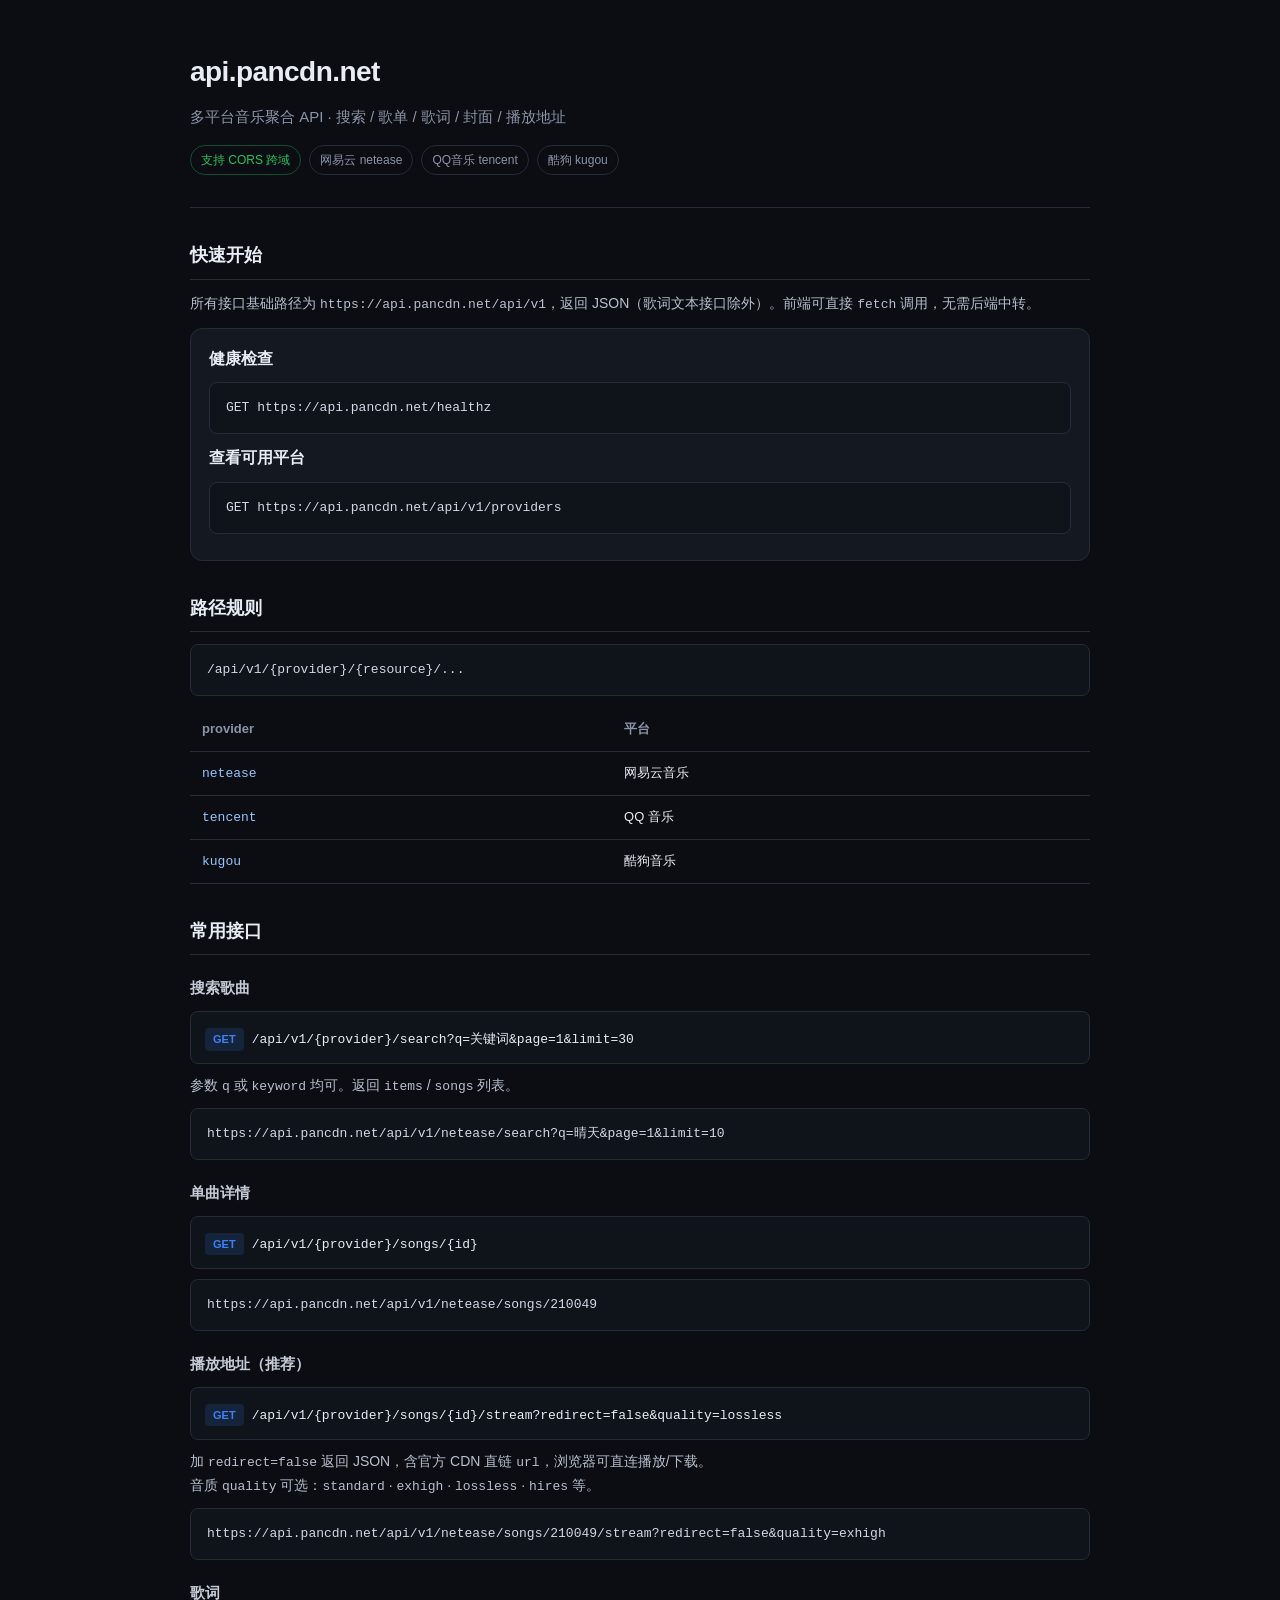
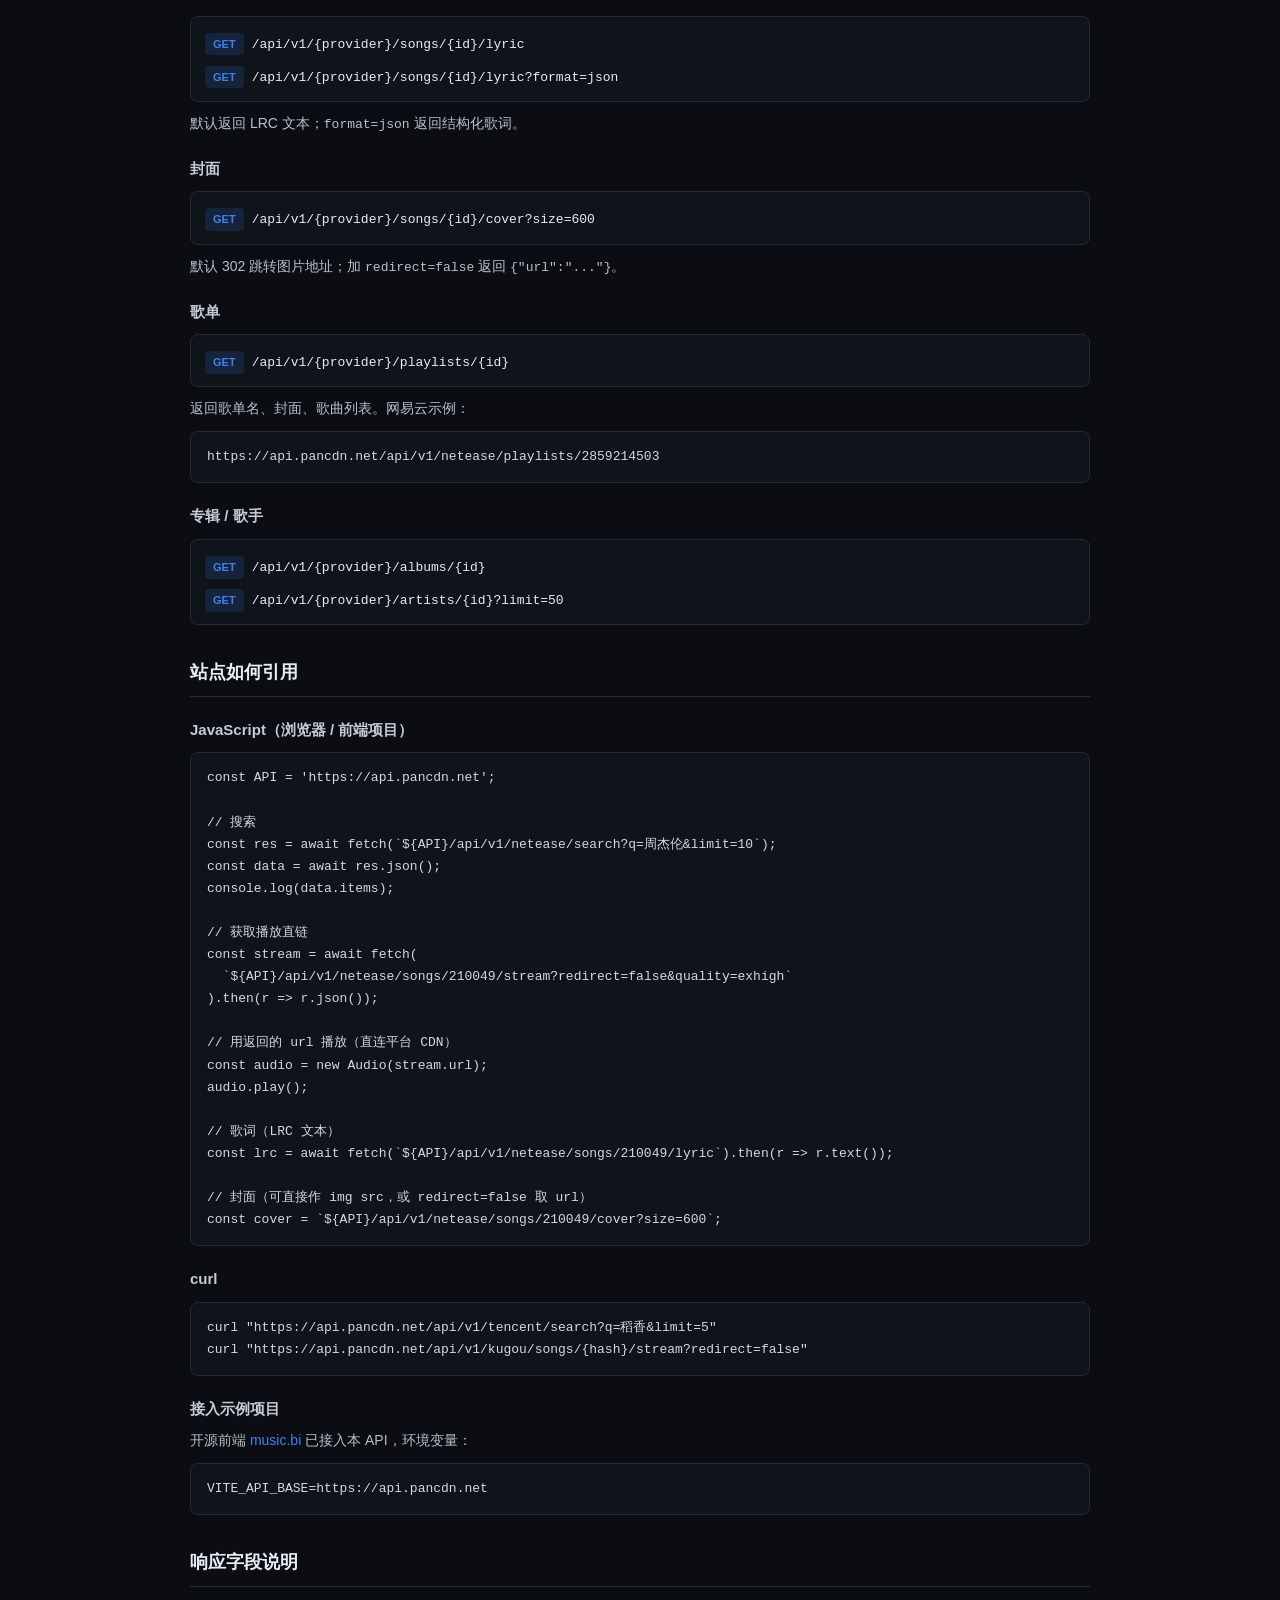
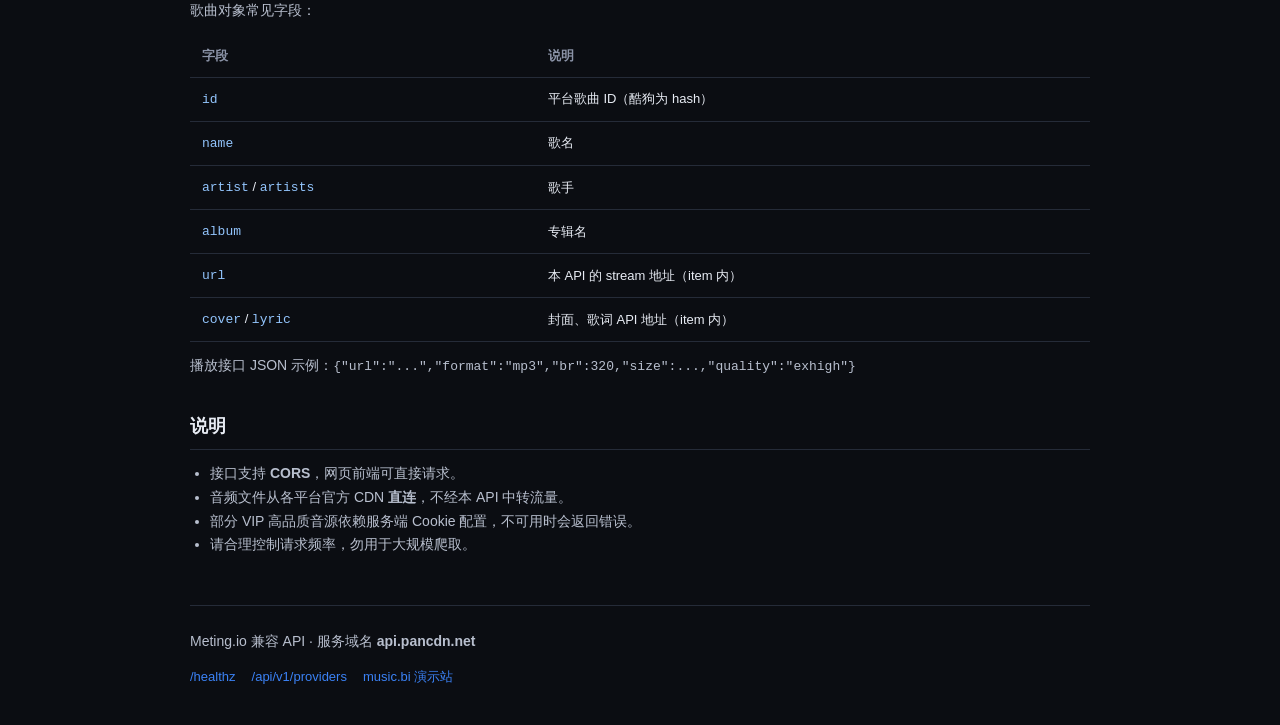
<file: internal/site/static/index.html>
<!DOCTYPE html>
<html lang="zh-CN">
<head>
  <meta charset="UTF-8">
  <meta name="viewport" content="width=device-width, initial-scale=1.0">
  <title>api.pancdn.net · 音乐聚合 API</title>
  <meta name="description" content="api.pancdn.net 提供网易云、QQ音乐、酷狗音乐的搜索、歌单、歌词、封面与播放地址解析接口。">
  <style>
    :root {
      --bg: #0b0d12;
      --card: #141820;
      --border: #252b38;
      --text: #e8ecf4;
      --muted: #8b93a7;
      --accent: #3b82f6;
      --accent2: #22c55e;
      --code-bg: #0f131a;
    }
    * { box-sizing: border-box; margin: 0; padding: 0; }
    body {
      font-family: -apple-system, BlinkMacSystemFont, "Segoe UI", "PingFang SC", "Microsoft YaHei", sans-serif;
      background: var(--bg);
      color: var(--text);
      line-height: 1.7;
      padding: 0 20px 48px;
    }
    a { color: var(--accent); text-decoration: none; }
    a:hover { text-decoration: underline; }
    .wrap { max-width: 900px; margin: 0 auto; }
    header {
      padding: 48px 0 32px;
      border-bottom: 1px solid var(--border);
      margin-bottom: 32px;
    }
    h1 { font-size: 28px; font-weight: 700; letter-spacing: -0.02em; }
    .sub { color: var(--muted); margin-top: 8px; font-size: 15px; }
    .badge-row { display: flex; flex-wrap: wrap; gap: 8px; margin-top: 16px; }
    .badge {
      font-size: 12px;
      padding: 4px 10px;
      border-radius: 999px;
      border: 1px solid var(--border);
      color: var(--muted);
    }
    .badge.ok { border-color: rgba(34,197,94,.35); color: var(--accent2); }
    h2 {
      font-size: 18px;
      margin: 32px 0 12px;
      padding-bottom: 8px;
      border-bottom: 1px solid var(--border);
    }
    h3 { font-size: 15px; margin: 20px 0 8px; color: #c5cad6; }
    p, li { color: #b8bfce; font-size: 14px; }
    ul { padding-left: 20px; margin: 8px 0; }
    .card {
      background: var(--card);
      border: 1px solid var(--border);
      border-radius: 12px;
      padding: 16px 18px;
      margin: 12px 0;
    }
    .endpoint {
      display: grid;
      gap: 6px;
      margin: 10px 0;
      padding: 12px 14px;
      background: var(--code-bg);
      border-radius: 8px;
      border: 1px solid var(--border);
    }
    .method {
      display: inline-block;
      font-size: 11px;
      font-weight: 700;
      padding: 2px 8px;
      border-radius: 4px;
      background: rgba(59,130,246,.15);
      color: var(--accent);
      margin-right: 8px;
    }
    code, pre {
      font-family: ui-monospace, "SF Mono", Menlo, Consolas, monospace;
      font-size: 13px;
    }
    pre {
      background: var(--code-bg);
      border: 1px solid var(--border);
      border-radius: 8px;
      padding: 14px 16px;
      overflow-x: auto;
      color: #d1d9e6;
      margin: 10px 0;
      white-space: pre-wrap;
      word-break: break-all;
    }
    table {
      width: 100%;
      border-collapse: collapse;
      font-size: 13px;
      margin: 12px 0;
    }
    th, td {
      text-align: left;
      padding: 10px 12px;
      border-bottom: 1px solid var(--border);
    }
    th { color: var(--muted); font-weight: 600; }
    td code { color: #93c5fd; }
    footer {
      margin-top: 48px;
      padding-top: 24px;
      border-top: 1px solid var(--border);
      font-size: 13px;
      color: var(--muted);
    }
    .links { display: flex; flex-wrap: wrap; gap: 16px; margin-top: 12px; }
    @media (max-width: 600px) {
      h1 { font-size: 22px; }
      pre { font-size: 12px; }
    }
  </style>
</head>
<body>
  <div class="wrap">
    <header>
      <h1>api.pancdn.net</h1>
      <p class="sub">多平台音乐聚合 API · 搜索 / 歌单 / 歌词 / 封面 / 播放地址</p>
      <div class="badge-row">
        <span class="badge ok">支持 CORS 跨域</span>
        <span class="badge">网易云 netease</span>
        <span class="badge">QQ音乐 tencent</span>
        <span class="badge">酷狗 kugou</span>
      </div>
    </header>

    <section>
      <h2>快速开始</h2>
      <p>所有接口基础路径为 <code>https://api.pancdn.net/api/v1</code>，返回 JSON（歌词文本接口除外）。前端可直接 <code>fetch</code> 调用，无需后端中转。</p>
      <div class="card">
        <strong>健康检查</strong>
        <pre>GET https://api.pancdn.net/healthz</pre>
        <strong>查看可用平台</strong>
        <pre>GET https://api.pancdn.net/api/v1/providers</pre>
      </div>
    </section>

    <section>
      <h2>路径规则</h2>
      <pre>/api/v1/{provider}/{resource}/...</pre>
      <table>
        <thead>
          <tr><th>provider</th><th>平台</th></tr>
        </thead>
        <tbody>
          <tr><td><code>netease</code></td><td>网易云音乐</td></tr>
          <tr><td><code>tencent</code></td><td>QQ 音乐</td></tr>
          <tr><td><code>kugou</code></td><td>酷狗音乐</td></tr>
        </tbody>
      </table>
    </section>

    <section>
      <h2>常用接口</h2>

      <h3>搜索歌曲</h3>
      <div class="endpoint">
        <div><span class="method">GET</span><code>/api/v1/{provider}/search?q=关键词&amp;page=1&amp;limit=30</code></div>
      </div>
      <p>参数 <code>q</code> 或 <code>keyword</code> 均可。返回 <code>items</code> / <code>songs</code> 列表。</p>
      <pre>https://api.pancdn.net/api/v1/netease/search?q=晴天&amp;page=1&amp;limit=10</pre>

      <h3>单曲详情</h3>
      <div class="endpoint">
        <div><span class="method">GET</span><code>/api/v1/{provider}/songs/{id}</code></div>
      </div>
      <pre>https://api.pancdn.net/api/v1/netease/songs/210049</pre>

      <h3>播放地址（推荐）</h3>
      <div class="endpoint">
        <div><span class="method">GET</span><code>/api/v1/{provider}/songs/{id}/stream?redirect=false&amp;quality=lossless</code></div>
      </div>
      <p>加 <code>redirect=false</code> 返回 JSON，含官方 CDN 直链 <code>url</code>，浏览器可直连播放/下载。</p>
      <p>音质 <code>quality</code> 可选：<code>standard</code> · <code>exhigh</code> · <code>lossless</code> · <code>hires</code> 等。</p>
      <pre>https://api.pancdn.net/api/v1/netease/songs/210049/stream?redirect=false&amp;quality=exhigh</pre>

      <h3>歌词</h3>
      <div class="endpoint">
        <div><span class="method">GET</span><code>/api/v1/{provider}/songs/{id}/lyric</code></div>
        <div><span class="method">GET</span><code>/api/v1/{provider}/songs/{id}/lyric?format=json</code></div>
      </div>
      <p>默认返回 LRC 文本；<code>format=json</code> 返回结构化歌词。</p>

      <h3>封面</h3>
      <div class="endpoint">
        <div><span class="method">GET</span><code>/api/v1/{provider}/songs/{id}/cover?size=600</code></div>
      </div>
      <p>默认 302 跳转图片地址；加 <code>redirect=false</code> 返回 <code>{"url":"..."}</code>。</p>

      <h3>歌单</h3>
      <div class="endpoint">
        <div><span class="method">GET</span><code>/api/v1/{provider}/playlists/{id}</code></div>
      </div>
      <p>返回歌单名、封面、歌曲列表。网易云示例：</p>
      <pre>https://api.pancdn.net/api/v1/netease/playlists/2859214503</pre>

      <h3>专辑 / 歌手</h3>
      <div class="endpoint">
        <div><span class="method">GET</span><code>/api/v1/{provider}/albums/{id}</code></div>
        <div><span class="method">GET</span><code>/api/v1/{provider}/artists/{id}?limit=50</code></div>
      </div>
    </section>

    <section>
      <h2>站点如何引用</h2>

      <h3>JavaScript（浏览器 / 前端项目）</h3>
      <pre>const API = 'https://api.pancdn.net';

// 搜索
const res = await fetch(`${API}/api/v1/netease/search?q=周杰伦&limit=10`);
const data = await res.json();
console.log(data.items);

// 获取播放直链
const stream = await fetch(
  `${API}/api/v1/netease/songs/210049/stream?redirect=false&quality=exhigh`
).then(r => r.json());

// 用返回的 url 播放（直连平台 CDN）
const audio = new Audio(stream.url);
audio.play();

// 歌词（LRC 文本）
const lrc = await fetch(`${API}/api/v1/netease/songs/210049/lyric`).then(r => r.text());

// 封面（可直接作 img src，或 redirect=false 取 url）
const cover = `${API}/api/v1/netease/songs/210049/cover?size=600`;</pre>

      <h3>curl</h3>
      <pre>curl "https://api.pancdn.net/api/v1/tencent/search?q=稻香&limit=5"
curl "https://api.pancdn.net/api/v1/kugou/songs/{hash}/stream?redirect=false"</pre>

      <h3>接入示例项目</h3>
      <p>开源前端 <a href="https://music.bi" target="_blank" rel="noopener">music.bi</a> 已接入本 API，环境变量：</p>
      <pre>VITE_API_BASE=https://api.pancdn.net</pre>
    </section>

    <section>
      <h2>响应字段说明</h2>
      <p>歌曲对象常见字段：</p>
      <table>
        <thead>
          <tr><th>字段</th><th>说明</th></tr>
        </thead>
        <tbody>
          <tr><td><code>id</code></td><td>平台歌曲 ID（酷狗为 hash）</td></tr>
          <tr><td><code>name</code></td><td>歌名</td></tr>
          <tr><td><code>artist</code> / <code>artists</code></td><td>歌手</td></tr>
          <tr><td><code>album</code></td><td>专辑名</td></tr>
          <tr><td><code>url</code></td><td>本 API 的 stream 地址（item 内）</td></tr>
          <tr><td><code>cover</code> / <code>lyric</code></td><td>封面、歌词 API 地址（item 内）</td></tr>
        </tbody>
      </table>
      <p style="margin-top:12px">播放接口 JSON 示例：<code>{"url":"...","format":"mp3","br":320,"size":...,"quality":"exhigh"}</code></p>
    </section>

    <section>
      <h2>说明</h2>
      <ul>
        <li>接口支持 <strong>CORS</strong>，网页前端可直接请求。</li>
        <li>音频文件从各平台官方 CDN <strong>直连</strong>，不经本 API 中转流量。</li>
        <li>部分 VIP 高品质音源依赖服务端 Cookie 配置，不可用时会返回错误。</li>
        <li>请合理控制请求频率，勿用于大规模爬取。</li>
      </ul>
    </section>

    <footer>
      <p>Meting.io 兼容 API · 服务域名 <strong>api.pancdn.net</strong></p>
      <div class="links">
        <a href="/healthz">/healthz</a>
        <a href="/api/v1/providers">/api/v1/providers</a>
        <a href="https://music.bi" target="_blank" rel="noopener">music.bi 演示站</a>
      </div>
    </footer>
  </div>
</body>
</html>
</file>
